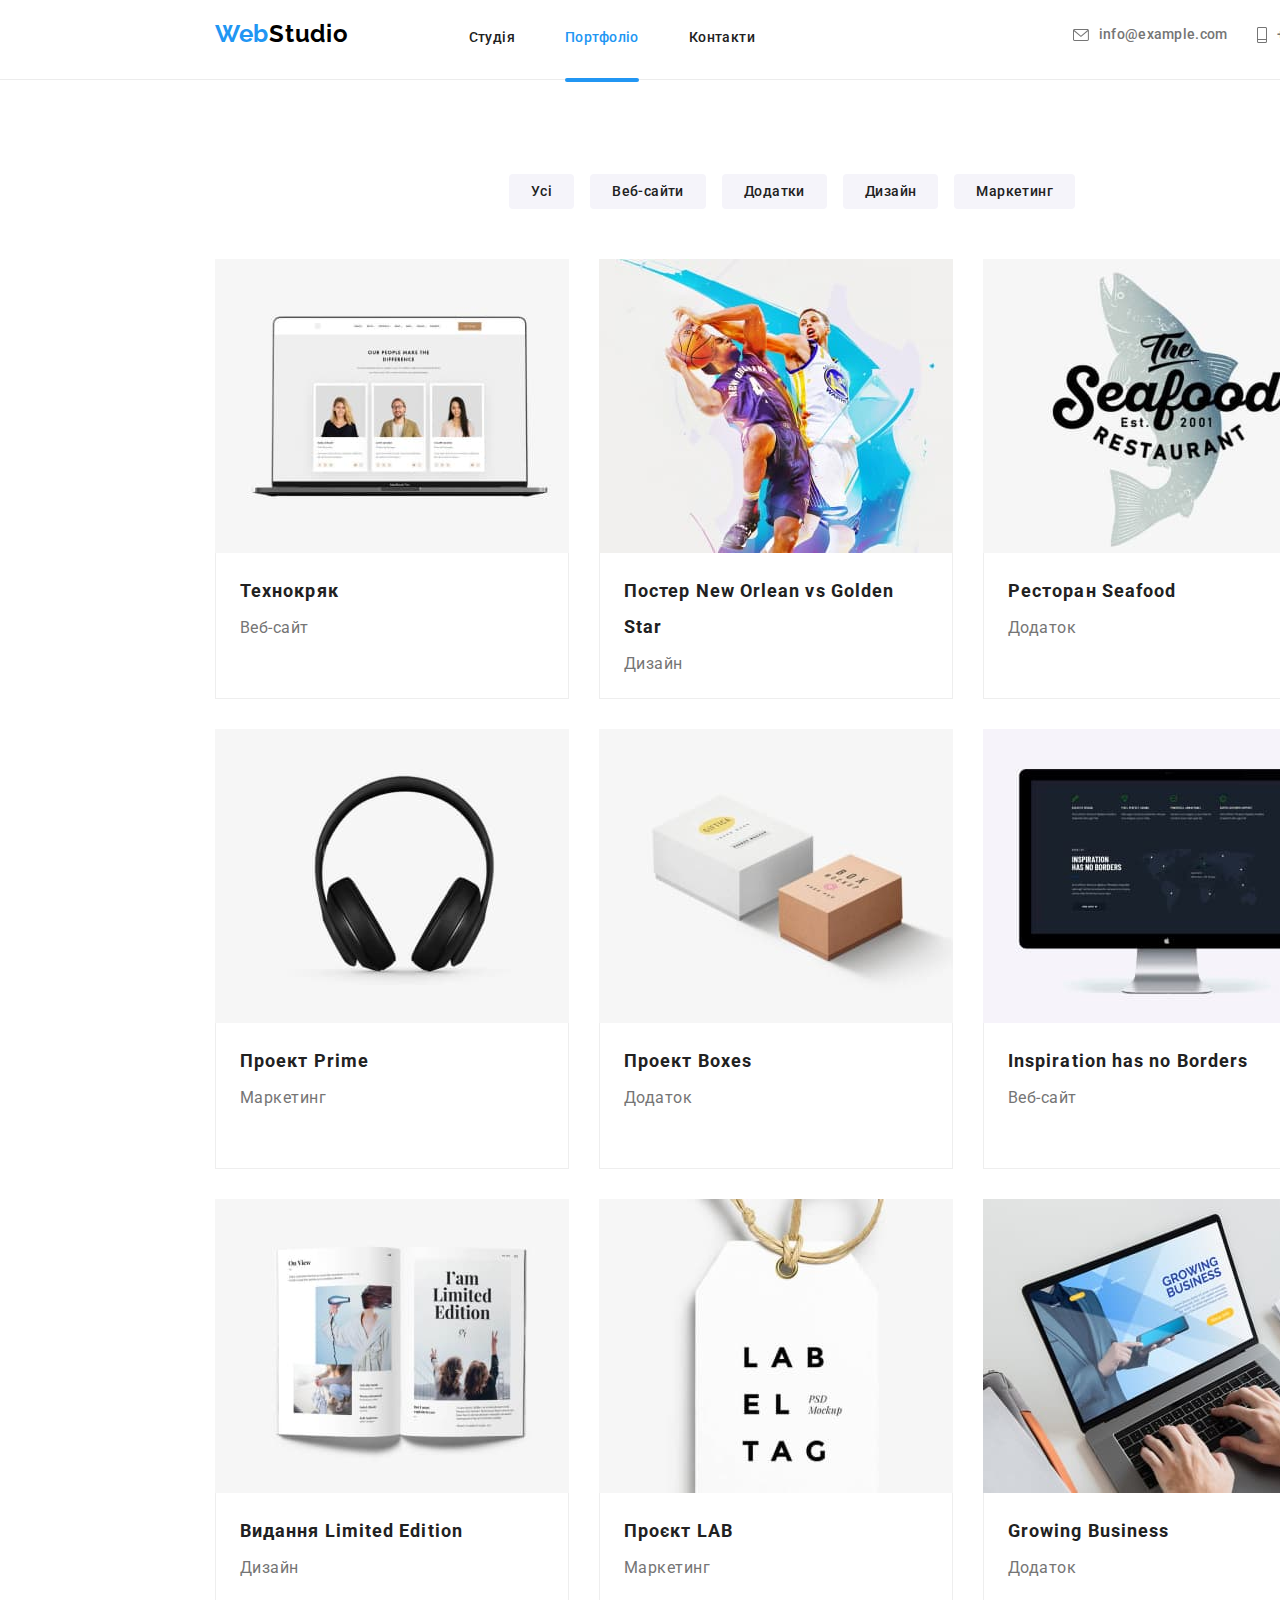
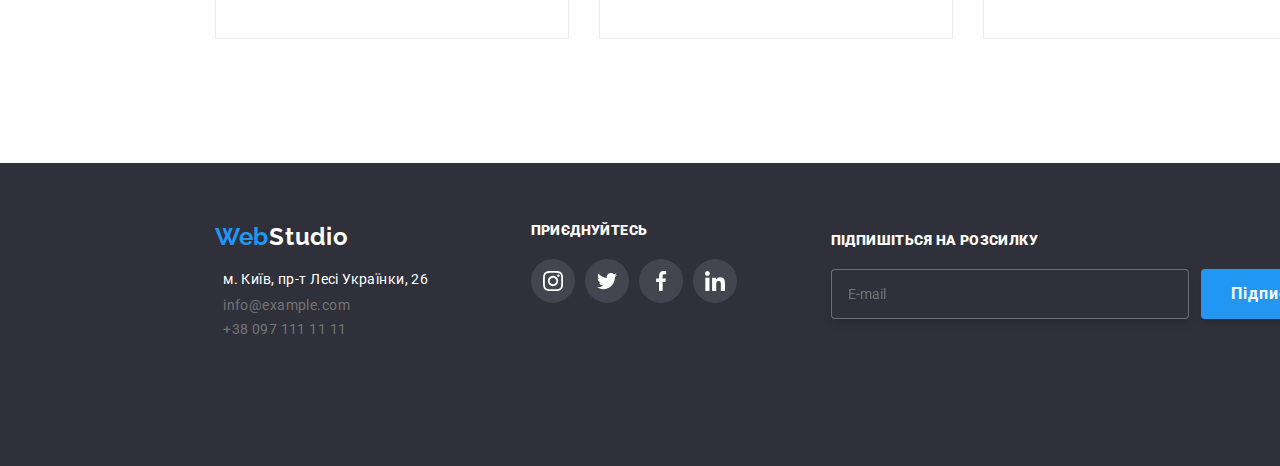
<file: portfolio.html>
<!DOCTYPE html>
<html lang="uk">

<head>
    <meta charset="UTF-8">
    <meta http-equiv="X-UA-Compatible" content="IE=edge">
    <meta name="viewport" content="width=device-width, initial-scale=1.0">
    <title>Головна</title>

    <link rel="preconnect" href="https://fonts.googleapis.com">
    <link rel="preconnect" href="https://fonts.gstatic.com" crossorigin>
    <link
        href="https://fonts.googleapis.com/css2?family=Raleway:wght@700&family=Roboto:wght@400;500;700;900&display=swap"
        rel="stylesheet">
    <link rel="stylesheet"
        href="https://cdnjs.cloudflare.com/ajax/libs/modern-normalize/1.1.0/modern-normalize.min.css">
    <link rel="stylesheet" href="./css/portfolio.min.css" >
</head>


    <!-- Оглавление -->
    <header class="header header_portfolio">
        <div class="container header_container header_container_portfolio">
        <nav class="header_navigation">
            <a href="" class="logo-webstudio"><span class="logo-web">Web</span><span class="logo-studio">Studio</span></a>
        
            <ul class="header-navigation-list">
                <li class="navigation-list-item"><a href="./index.html" class="navigation-list-item-href">Студія</a>
                </li>
                <li class="navigation-list-item"><a href="./portfolio.html" class="navigation-list-item-href current">Портфоліо</a></li>
        
                <li class="navigation-list-item"><a href="/" class="navigation-list-item-href">Контакти</a></li>
        
            </ul>
        </nav>
            
    <button type="button" class="mobile-menu-btn" data-menu-open>
        <svg class="mobile-menu-btn_icon" width="40" height="40">
            <use href="./images/sprite.svg#icon-burger-menu"></use>
        </svg>
    </button>
      
            <ul class="navigation-list-contacts">
                <li class="navigation-list-contacts-item">
            
                    <a href="mailto:info@example.com" class="navigation-contacts">
                        <svg class="envelope" width="16" height="12">
                            <use href="./images/sprite.svg#icon-envelope">
                            </use>
                        </svg>
                        info@example.com
                    </a>
                </li>
            
                <li class="navigation-list-contacts-item">
            
                    <a href="tel:0961111111" class="navigation-contacts">
                        <svg class="smartphone" width="10" height="16">
                            <use href="./images/sprite.svg#icon-smartphone">
                            </use>
                        </svg>
                        +380961111111
                    </a>
                </li>
            </ul>
        </div>

<div class="mobile-menu" data-menu>
    <div class="container mobile-menu_container">


        <button type="button" class="mobile-menu_close-btn" data-menu-close>
            <svg class="mobile-menu_close-icon" width="40" height="40">
                <use href="./images/sprite.svg#close-icon"></use>
            </svg>
        </button>
        <navigation>
            <ul class="mobile-menu_items">
                <li class="mobile-menu_navigation">
                    <a href="./index.html">Студія</a>
                </li>
                <li class="mobile-menu_navigation mm_current">
                    <a href="./portfolio.html">Портфоліо</a>
                </li>
                <li class="mobile-menu_navigation">
                    <a href="">Контакти</a>
                </li>
            </ul>
        </navigation>

        <ul>
            <li class="mobile-menu_contacts_tel">
                <a href="tel:0961111111">+380961111111</a>
            </li>
            <li class="mobile-menu_contacts_email">
                <a href="mailto:info@example.com">
                    info@example.com</a>
            </li>
        </ul>

        <ul class="mobile-menu_social-list">
            <li class="mobile-menu_social-list_item">
                <a href="instagram">Instagram</a>
            </li>

            <li class="mobile-menu_social-list_item">
                <a href="Twitter">Twitter</a>
            </li>

            <li class="mobile-menu_social-list_item">
                <a href="Facebook">Facebook</a>
            </li>

            <li class="mobile-menu_social-list_item">
                <a href="LinkedIn">LinkedIn</a>
            </li>


        </ul>
    </div>
</div>

    </header>


    <main>
        <!-- PROJECTS -->
            <!-- BUTTONS LIST -->
        <section class="section section-portfolio">
        <div class="container"> 
            <h1 hidden> Наші проекти</h1>
            <ul class="button-service-types">
                <li class="buttons"><button type="button" class="button-project-types-items">Усі</button></li>
                <li class="buttons"><button type="button" class="button-project-types-items">Веб-сайти</button></li>
                <li class="buttons"><button type="button" class="button-project-types-items">Додатки</button></li>
                <li class="buttons"><button type="button" class="button-project-types-items">Дизайн</button></li>
                <li class="buttons"><button type="button" class="button-project-types-items">Маркетинг</button></li>
            </ul>

            <!-- PROJECTS EXAMPLES-->
        <ul class="service-examples">
            <li class="service-items">
                <a class="service-items-wrapper" href="">
                    <div class="blue-icon-overlay">
                        <p class="blue-icon-text">
                    Ресурс пропонує комплексні пропозиції з різним рівнем функціоналу та сервісів. 
                    Все це дозволить відвідувачу отримати вичерпні відомості про компанію чи приватну особу.
                        </p>

                         <img class="service-items_img" src="./images/imgTechno.jpg" alt="Технокряк"/>
                    </div>
                        <div class="work-items-wrapper"> 
                    <h2 class="service-name">Технокряк</h2>
                    <p class="service-type">Веб-сайт</p>
                        </div>
              
                </a>
         
            </li>
            <li class="service-items">
                <a class="service-items-wrapper" href=""> 
                    <div class="blue-icon-overlay">
                        <p class="blue-icon-text">
                        Ресурс пропонує комплексні пропозиції з різним рівнем функціоналу та сервісів.
                        Все це дозволить відвідувачу отримати вичерпні відомості про компанію чи приватну особу.
                        </p>
 
                        <img src="./images/imgNewOrlean.jpg" alt="Постер New Orlean vs Golden Star"/>
                    </div>
                        <div class="work-items-wrapper">
                    <h2  class="service-name">Постер New Orlean vs Golden Star</h2>
                    <p class="service-type">Дизайн</p>
                        </div>

                 </a>
            </li>
            <li class="service-items">
                <a class="service-items-wrapper" href="">
                    <div class="blue-icon-overlay">
                        <p class="blue-icon-text">
                            Ресурс пропонує комплексні пропозиції з різним рівнем функціоналу та сервісів.
                            Все це дозволить відвідувачу отримати вичерпні відомості про компанію чи приватну особу.
                        </p>

                    <img src="./images/imgSeafood.jpg" alt="Ресторан Seafood"/>
                    </div>
                        <div class="work-items-wrapper"> 
                    <h2  class="service-name">Ресторан Seafood</h2>
                    <p class="service-type">Додаток</p>
                    
                        </div>

                </a>
            </li>

            <li class="service-items">
                <a class="service-items-wrapper" href="">
                    <div class="blue-icon-overlay">
                        <p class="blue-icon-text">
                            Ресурс пропонує комплексні пропозиції з різним рівнем функціоналу та сервісів.
                            Все це дозволить відвідувачу отримати вичерпні відомості про компанію чи приватну особу.
                        </p>

                    <img src="./images/imgPrime.jpg" alt="Проект Prime"/>
                    </div>

                        <div class="work-items-wrapper">
                    <h2 class="service-name">Проект Prime</h2>
                    <p class="service-type">Маркетинг</p>  
                    
                         </div>
                    
                </a>
            </li>

            <li class="service-items">
                <a class="service-items-wrapper" href="">
                    <div class="blue-icon-overlay">
                        <p class="blue-icon-text">
                            Ресурс пропонує комплексні пропозиції з різним рівнем функціоналу та сервісів.
                            Все це дозволить відвідувачу отримати вичерпні відомості про компанію чи приватну особу.
                        </p>

                    <img src="./images/imgBoxes.jpg" alt="Проект Boxes"/>
                    </div>
                        <div class="work-items-wrapper">
                    <h2  class="service-name">Проект Boxes</h2>
                    <p class="service-type">Додаток</p>
                        </div>
                   
                </a>
            </li>

            <li class="service-items">
                <a class="service-items-wrapper" href="">
                    <div class="blue-icon-overlay">
                        <p class="blue-icon-text">
                            Ресурс пропонує комплексні пропозиції з різним рівнем функціоналу та сервісів.
                            Все це дозволить відвідувачу отримати вичерпні відомості про компанію чи приватну особу.
                        </p>

                    <img src="./images/imgInspiration.jpg" alt="Inspiration has no Borders"/>
                    </div>
                        <div class="work-items-wrapper">
                    <h2  class="service-name">Inspiration has no Borders</h2>
                    <p class="service-type">Веб-сайт</p>
                        </div>
                    
                 </a>
            </li>
            <li class="service-items">
                <a class="service-items-wrapper" href="">
                    <div class="blue-icon-overlay">
                        <p class="blue-icon-text">
                            Ресурс пропонує комплексні пропозиції з різним рівнем функціоналу та сервісів.
                            Все це дозволить відвідувачу отримати вичерпні відомості про компанію чи приватну особу.
                        </p>

                    <img src="./images/imgLimitedEdition.jpg" alt="Издание Limited Edition"/>
                    </div>
                        <div class="work-items-wrapper">
                    
                    <h2  class="service-name">Видання Limited Edition</h2>
                    <p class="service-type">Дизайн</p>
                        </div>
                   
                </a>
            </li>
            <li class="service-items">
                <a class="service-items-wrapper" href="">
                    <div class="blue-icon-overlay">
                        <p class="blue-icon-text">
                            Ресурс пропонує комплексні пропозиції з різним рівнем функціоналу та сервісів.
                            Все це дозволить відвідувачу отримати вичерпні відомості про компанію чи приватну особу.
                        </p>
                     
                    <img src="./images/imgLab.jpg" alt="Проект LAB"/>
                    </div>
                            <div class="work-items-wrapper">
                    <h2  class="service-name">Проєкт LAB</h2>
                    <p class="service-type">Маркетинг</p>
                            </div>
                </a>
            </li>

            <li class="service-items">
                <a class="service-items-wrapper" href="">
                    <div class="blue-icon-overlay">
                        <p class="blue-icon-text">
                            Ресурс пропонує комплексні пропозиції з різним рівнем функціоналу та сервісів.
                            Все це дозволить відвідувачу отримати вичерпні відомості про компанію чи приватну особу.
                        </p>

                    <img src="./images/imgGrowBusiness.jpg" alt="Growing Business"/>
                    </div>
                        <div class="work-items-wrapper">
                <h2  class="service-name">Growing Business</h2>
                <p class="service-type">Додаток</p>
                         </div>
               
            </a>
            </li>
        </ul>

        </div>
        </section> 


    </main>
    
    <!-- FOOTER -->
    
    <!-- LOGO AND CONTACTS -->
    
        <footer class="footer container">
        
            <div class="footer-container container">
                <div class="footer-contacts-wrapper">
                    <div class="footer-logo-adress">
                        <a href="" class="logo-webstudio footer-webstudio"><span class="logo-web">Web</span><span
                                class="logo-studio logo-studiofooter">Studio</span></a>
        
                        <address class="footer-adress">
                            <ul class="footer-contacts-navigation">
                                <li class="footer-contacts-address">м. Київ, пр-т Лесі Українки, 26</li>
                                <li class="footer-contacts-other"><a href="mailto:info@example.com">info@example.com</a></li>
                                <li class="footer-contacts-other"><a href="tel:+380961111111">+38 097 111 11 11</a></li>
                            </ul>
                        </address>
        
                    </div>
        
                    <!-- SECTION JOIN  -->
        
                    <div class="footer-section-join">
        
                        <div class="footer-section-join-wrapper">
        
                            <p class="footer-section-header"><strong>Приєднуйтесь</strong></p>
                            <ul class="social-list_footer list">
                                <li class="social-list-items">
                                    <a class="social-list-link" href="">
                                        <svg class="social-list-icon" width="20" height="20">
                                            <use href="./images/sprite.svg#icon-insta"></use>
                                        </svg>
                                    </a>
                                </li>
                                <li class="social-list-items">
                                    <a class="social-list-link" href="">
                                        <svg class="social-list-icon" width="20" height="20">
                                            <use href="./images/sprite.svg#icon-twitter"></use>
                                        </svg>
                                    </a>
                                </li>
                                <li class="social-list-items">
                                    <a class="social-list-link" href="">
                                        <svg class="social-list-icon" width="20" height="20">
                                            <use href="./images/sprite.svg#icon-fb"></use>
                                        </svg>
                                    </a>
                                </li>
                                <li class="social-list-items">
                                    <a class="social-list-link" href="">
                                        <svg class="social-list-icon" width="20" height="20">
                                            <use href="./images/sprite.svg#icon-ldn"></use>
                                        </svg>
                                    </a>
                                </li>
                            </ul>
                        </div>
        
                    </div>
                </div>
        
                <!-- FEEDBACK FORM -->
        
                <div class="footer-section-subscription">
                    <p class="footer-section-header">
                        <strong>Підпишіться на розсилку</strong>
                    </p>
                    <div class="subscription-form-wrapper">
                        <form class="subscription-form" action="javascript:void(0)">
                            <label>
                                <input name="user-e-mail" class="subscription-form-input" type="email" placeholder="E-mail"
                                    required />
        
                            </label>
        
                            <button class="button-subscribe">
        
                                <span class="button-subscribe-text">Підписатися</span>
                                <svg class="icon-sent" width="24" height="24">
                                    <use href="./images/sprite.svg#icon-sent">
                                    </use>
                                </svg>
        
                            </button>
        
                        </form>
        
                    </div>
        
                </div>
            </div>
        </footer>
        
    <script src="./js/modal.js"></script>
        
    <script src="./js/menu.js"></script>

</body>
</html>
</file>
<file: css/portfolio.min.css>
:root{--weblogo-color: #2196F3;--text-color: #000000;--background: #FFFFFF;--portcontacts-color: #212121;--tel-color: #757575;--sectionbackgroung: #F5F4FA;--solutionbackground-color: #2F303A;--iconbackground: F5F4FA;--iconcolor: #AFB1B8;--border-color: #ECECEC}body{font-family:Roboto,sans-serif;font-size:14px;letter-spacing:.03em;color:var(--text-color);background:var(--background)}:root{--weblogo-color: #2196F3;--text-color: #000000;--background: #FFFFFF;--portcontacts-color: #212121;--tel-color: #757575;--sectionbackgroung: #F5F4FA;--solutionbackground-color: #2F303A;--iconbackground: F5F4FA;--iconcolor: #AFB1B8;--border-color: #ECECEC}body{font-family:Roboto,sans-serif;font-size:14px;letter-spacing:.03em;color:var(--text-color);background:var(--background)}.visually-hidden{position:absolute;width:1px;height:1px;margin:-1px;border:0;padding:0;white-space:nowrap;-webkit-clip-path:inset(100%);clip-path:inset(100%);clip:rect(0 0 0 0);overflow:hidden}a{text-decoration:none;color:inherit}ul{list-style:none}li{list-style:none}body{font-family:Roboto,sans-serif;font-size:14px;letter-spacing:.03em;color:var(--text-color);background:var(--background)}h1,h2,h3,p{margin-top:0;margin-bottom:0}ul{margin-top:0;margin-bottom:0;padding-left:0}img{display:block}.link{text-decoration:none}.section{padding-top:94px;padding-bottom:94px}button{cursor:pointer}address{font-style:normal}.container{width:480px;padding-left:15px;padding-right:15px;margin-left:auto;margin-right:auto}@media screen and (min-width: 786px){.container{width:768px;padding-left:15px;padding-right:15px}}@media screen and (min-width: 1200px){.container{width:1600px;padding-left:0;padding-right:0}}.section{padding-top:60px;padding-bottom:60px}@media screen and (min-width: 1200px){.section{padding-bottom:94px}}.logo-webstudio{font-family:Raleway;font-weight:700;font-size:26px;line-height:1.19;letter-spacing:.03em}.logo-web{color:var(--weblogo-color)}.logo-studio{color:var(--text-color)}.logo-studiofooter{color:var(--background)}@media screen and (min-width: 1200px){.logo-webstudio{margin-right:93px}}.modal{position:absolute;width:450px;height:609px;left:15px;top:93px;-webkit-transform:translate(-50%, -50%);transform:translate(-50%, -50%);width:528px;background-color:#fff;padding:40px;-webkit-box-shadow:0px 1px 3px rgba(0,0,0,.12),0px 1px 1px rgba(0,0,0,.14),0px 2px 1px rgba(0,0,0,.2);box-shadow:0px 1px 3px rgba(0,0,0,.12),0px 1px 1px rgba(0,0,0,.14),0px 2px 1px rgba(0,0,0,.2);border-radius:4px}.modal-close-btn{position:absolute;display:-webkit-box;display:-ms-flexbox;display:flex;-webkit-box-pack:center;-ms-flex-pack:center;justify-content:center;-webkit-box-align:center;-ms-flex-align:center;align-items:center;top:8px;right:8px;width:30px;height:30px;border-radius:50%;background:#fff;border:1px solid rgba(0,0,0,.1);background-color:rgba(0,0,0,0);padding:0;cursor:pointer}.modal-close-btn:hover{fill:var(--weblogo-color);-webkit-transition:fill 250ms linear;transition:fill 250ms linear}@media screen and (min-width: 768px){.modal{left:159px;top:208px;width:450px;height:609px}}@media screen and (min-width: 1200px){.modal{top:93px;left:15px;width:450px;height:609px}}.social-list{display:-webkit-box;display:-ms-flexbox;display:flex;width:206px;margin:auto;-webkit-box-pack:justify;-ms-flex-pack:justify;justify-content:space-between}.social-list_footer{display:-webkit-box;display:-ms-flexbox;display:flex;width:206px;margin:auto;-webkit-box-pack:justify;-ms-flex-pack:justify;justify-content:space-between}.social-list-link{display:-webkit-box;display:-ms-flexbox;display:flex;-webkit-box-align:center;-ms-flex-align:center;align-items:center;-webkit-box-pack:center;-ms-flex-pack:center;justify-content:center;width:44px;height:44px;border-radius:50%;background-color:rgba(255,255,255,.1);fill:var(--iconcolor);-webkit-transition:background-color 250ms cubic-bezier(0.4, 0, 0.2, 1);transition:background-color 250ms cubic-bezier(0.4, 0, 0.2, 1)}.social-list-link:not(:last-child){margin-right:10px}.social-list-link:hover{background-color:var(--weblogo-color)}.social-list-link:hover .social-list-icon{fill:var(--background);-webkit-transition:fill 250ms cubic-bezier(0.4, 0, 0.2, 1);transition:fill 250ms cubic-bezier(0.4, 0, 0.2, 1)}.social-list-link:focus{background-color:var(--weblogo-color)}.social-list-link:focus .social-list-icon{fill:var(--background);-webkit-transition:fill 250ms cubic-bezier(0.4, 0, 0.2, 1);transition:fill 250ms cubic-bezier(0.4, 0, 0.2, 1)}@media screen and (min-width: 1200px){.social-list{display:-webkit-box;display:-ms-flexbox;display:flex;width:206px;margin:auto;-webkit-box-pack:justify;-ms-flex-pack:justify;justify-content:space-between}.social-list-link{display:-webkit-box;display:-ms-flexbox;display:flex;-webkit-box-align:center;-ms-flex-align:center;align-items:center;-webkit-box-pack:center;-ms-flex-pack:center;justify-content:center;width:44px;height:44px;border-radius:50%;background-color:rgba(255,255,255,.1);fill:var(--iconcolor);-webkit-transition:background-color 250ms cubic-bezier(0.4, 0, 0.2, 1);transition:background-color 250ms cubic-bezier(0.4, 0, 0.2, 1)}.social-list-link:not(:last-child){margin-right:10px}.social-list-link:hover{background-color:var(--weblogo-color)}.social-list-link:hover .social-list-icon{fill:var(--background);-webkit-transition:fill 250ms cubic-bezier(0.4, 0, 0.2, 1);transition:fill 250ms cubic-bezier(0.4, 0, 0.2, 1)}.social-list-link:focus{background-color:var(--weblogo-color)}.social-list-link:focus .social-list-icon{fill:var(--background);-webkit-transition:fill 250ms cubic-bezier(0.4, 0, 0.2, 1);transition:fill 250ms cubic-bezier(0.4, 0, 0.2, 1)}}.backdrop{display:contents;position:fixed;top:0;left:0;width:100vw;height:100vh;background-color:rgba(0,0,0,.2);-webkit-transition:opacity 250ms linear,visibility 250ms linear;transition:opacity 250ms linear,visibility 250ms linear}.backdrop.is-hidden{opacity:0;visibility:hidden;pointer-events:none}.contact-form-title{font-weight:700;height:23px;font-size:20px;line-height:23px;text-align:center;letter-spacing:.03em;color:#212121;margin-bottom:12px}.contact-form-input{height:40px;width:100%;border:1px solid rgba(33,33,33,.2);border-radius:4px;padding-left:42px}.contact-form-input:hover,.contact-form-input:focus{fill:var(--weblogo-color);outline:none;border-color:var(--weblogo-color);-webkit-transition:fill 250ms linear;transition:fill 250ms linear}.contact-form-input:hover+.contact-input-form-icon,.contact-form-input:focus+.contact-input-form-icon{fill:var(--weblogo-color);-webkit-transition:fill 250ms linear;transition:fill 250ms linear}.contact-input-form-icon{position:absolute;top:50%;left:12px;-webkit-transform:translateY(-50%);transform:translateY(-50%);right:15px;-webkit-transition:fill 250ms linear;transition:fill 250ms linear}.contact-form-message{height:120px;width:100%;padding:12px 16px;border:1px solid rgba(33,33,33,.2);border-radius:4px;resize:none;color:#000}.contact-form-message::-webkit-input-placeholder{color:rgba(33,33,33,.2)}.contact-form-message::-moz-placeholder{color:rgba(33,33,33,.2)}.contact-form-message:-ms-input-placeholder{color:rgba(33,33,33,.2)}.contact-form-message::-ms-input-placeholder{color:rgba(33,33,33,.2)}.contact-form-message::placeholder{color:rgba(33,33,33,.2)}.contact-form-message:hover{fill:var(--weblogo-color);outline:none;border-color:var(--weblogo-color);-webkit-transition:fill 250ms linear;transition:fill 250ms linear}.contact-form-message:focus{fill:var(--weblogo-color);outline:none;border-color:var(--weblogo-color);-webkit-transition:border-color 250ms linear;transition:border-color 250ms linear}.contact-form-field-namestyle{font-weight:400;font-size:12px;line-height:1.17;letter-spacing:.01em;color:#757575}.contact-input-form-wrapper{position:relative;display:block;margin-top:4px;margin-bottom:10px}.contact-form-submit-btn{display:-webkit-box;display:-ms-flexbox;display:flex;-webkit-box-align:center;-ms-flex-align:center;align-items:center;text-align:center;background:#2196f3;border:none;-webkit-box-shadow:0px 4px 4px rgba(0,0,0,.15);box-shadow:0px 4px 4px rgba(0,0,0,.15);border-radius:4px;margin-top:30px;margin-left:124px}.contact-form-submit-btn-text{font-weight:700;font-size:16px;line-height:1.88;letter-spacing:.06em;color:#fff;padding:10px 52px}.contact-form-checkbox-wrapper{margin-top:20px;font-weight:400;font-size:14px;line-height:1.71;letter-spacing:.03em;color:#757575}.contact-form-checkbox{width:16px;height:15px;border-radius:4px}.contact-form-checkbox-label{display:-webkit-box;display:-ms-flexbox;display:flex;-webkit-box-align:center;-ms-flex-align:center;align-items:center}.contact-form-checkbox-label::before{display:inline-block;content:"";width:16px;height:15px;outline:1px solid #212121;border-radius:2px;cursor:pointer;margin-left:15px;margin-right:7px}.contact-form-checkbox:checked+.contact-form-checkbox-label::before{background-image:url(../images/icon_tik.svg);background-color:#2196f3;outline:none;background-repeat:no-repeat;background-size:11px 8px;background-position:3px 4px}.contact-form-checkbox:focus+.contact-form-checkbox-label::before{background-color:#2196f3;outline:none}.agreement-condition{text-decoration:underline;color:#2196f3}@media screen and (min-width: 1200px){.backdrop{top:93px;left:15px;width:450px;height:609px}}.blue-icon-overlay{position:relative;overflow:hidden}.blue-icon-text{position:absolute;display:-webkit-box;display:-ms-flexbox;display:flex;-webkit-box-pack:center;-ms-flex-pack:center;justify-content:center;-webkit-box-align:center;-ms-flex-align:center;align-items:center;width:100%;height:100%;padding-right:24px;padding-left:24px;-webkit-transform:translateY(100%);transform:translateY(100%);font-weight:400;font-size:18px;line-height:1.56;background-color:rgba(33,150,243,.9);color:var(--background)}.footer{padding-top:60px;padding-bottom:60px;padding-left:0;padding-right:0;background:var(--solutionbackground-color)}.footer-container{width:480px}.footer-webstudio{margin-left:0;display:-webkit-box;display:-ms-flexbox;display:flex;-webkit-box-pack:center;-ms-flex-pack:center;justify-content:center;-webkit-box-align:center;-ms-flex-align:center;align-items:center}.footer-adress{display:-webkit-box;display:-ms-flexbox;display:flex;-webkit-box-orient:vertical;-webkit-box-direction:normal;-ms-flex-direction:column;flex-direction:column;-webkit-box-pack:center;-ms-flex-pack:center;justify-content:center;-webkit-box-align:center;-ms-flex-align:center;align-items:center}.footer-contacts-navigation{margin-top:20px;display:-webkit-box;display:-ms-flexbox;display:flex;-webkit-box-orient:vertical;-webkit-box-direction:normal;-ms-flex-direction:column;flex-direction:column;-webkit-box-pack:center;-ms-flex-pack:center;justify-content:center;-webkit-box-align:center;-ms-flex-align:center;align-items:center}.footer-contacts-address{color:#fff;font-weight:400;font-size:14px;line-height:1.17;letter-spacing:.03em;margin-bottom:8px}.footer-contacts-other{-webkit-box-pack:center;-ms-flex-pack:center;justify-content:center;font-weight:400;font-size:14px;line-height:1.17;letter-spacing:.03em;color:var(--tel-color)}.footer-contacts-other:hover{color:var(--weblogo-color);-webkit-transition:color 250ms cubic-bezier(0.4, 0, 0.2, 1);transition:color 250ms cubic-bezier(0.4, 0, 0.2, 1)}.footer-contacts-other:not(:last-child){margin-bottom:8px}.footer-section-join{display:-webkit-box;display:-ms-flexbox;display:flex;-ms-flex-preferred-size:auto;flex-basis:auto;-webkit-box-orient:vertical;-webkit-box-direction:normal;-ms-flex-direction:column;flex-direction:column;-webkit-box-pack:center;-ms-flex-pack:center;justify-content:center;-webkit-box-align:center;-ms-flex-align:center;align-items:center;margin-top:60px;margin-bottom:60px}.footer-section-join .social-list-link{fill:var(--background);-webkit-transition:fill 250ms cubic-bezier(0.4, 0, 0.2, 1);transition:fill 250ms cubic-bezier(0.4, 0, 0.2, 1)}.footer-section-header{-webkit-box-pack:center;-ms-flex-pack:center;justify-content:center;-webkit-box-align:center;-ms-flex-align:center;align-items:center;font-weight:700;font-size:14px;line-height:1.17;letter-spacing:.03em;text-transform:uppercase;color:var(--background);margin-bottom:20px}.footer-section-join-wrapper{display:-webkit-box;display:-ms-flexbox;display:flex;-webkit-box-orient:vertical;-webkit-box-direction:normal;-ms-flex-direction:column;flex-direction:column;-webkit-box-pack:center;-ms-flex-pack:center;justify-content:center;-webkit-box-align:center;-ms-flex-align:center;align-items:center}.footer-section-subscription{display:-webkit-box;display:-ms-flexbox;display:flex;-webkit-box-orient:vertical;-webkit-box-direction:normal;-ms-flex-direction:column;flex-direction:column;-webkit-box-pack:center;-ms-flex-pack:center;justify-content:center;-webkit-box-align:center;-ms-flex-align:center;align-items:center}.subscription-form-wrapper{display:-webkit-box;display:-ms-flexbox;display:flex;-webkit-box-pack:center;-ms-flex-pack:center;justify-content:center;-webkit-box-align:center;-ms-flex-align:center;align-items:center}.subscription-form{display:-webkit-box;display:-ms-flexbox;display:flex;-webkit-box-align:center;-ms-flex-align:center;align-items:center;-webkit-box-orient:vertical;-webkit-box-direction:normal;-ms-flex-direction:column;flex-direction:column;-webkit-box-pack:center;-ms-flex-pack:center;justify-content:center}.subscription-form-input{background-color:#2f303a;border:1px solid rgba(255,255,255,.3);-webkit-filter:drop-shadow(0px 4px 4px rgba(0, 0, 0, 0.15));filter:drop-shadow(0px 4px 4px rgba(0, 0, 0, 0.15));border-radius:4px;width:450px;height:50px;border-color:rgba(255,255,255,.3);color:#fff;padding-left:16px;padding-top:15px;padding-bottom:15px;margin-bottom:20px;font-weight:400;font-size:14px;line-height:1.25}.button-subscribe{display:-webkit-box;display:-ms-flexbox;display:flex;-webkit-box-align:center;-ms-flex-align:center;align-items:center;-webkit-box-pack:center;-ms-flex-pack:center;justify-content:center;width:200px;height:50px;background:#2196f3;-webkit-box-shadow:0px 4px 4px rgba(0,0,0,.15);box-shadow:0px 4px 4px rgba(0,0,0,.15);border-radius:4px;border:none}.button-subscribe-text{margin-right:10px;font-weight:700;font-size:16px;line-height:1.875;-webkit-box-align:center;-ms-flex-align:center;align-items:center;text-align:center;letter-spacing:.06em;color:#fff}@media screen and (min-width: 768px){.footer-container{width:768px}.logo-webstudio{margin-right:0}.footer-contacts-wrapper{display:-webkit-box;display:-ms-flexbox;display:flex;-webkit-box-align:start;-ms-flex-align:start;align-items:flex-start;-ms-flex-pack:distribute;justify-content:space-around;margin-bottom:60px}.footer-section-join{margin-top:0}.footer-logo-adress{display:-webkit-box;display:-ms-flexbox;display:flex;-webkit-box-orient:vertical;-webkit-box-direction:normal;-ms-flex-direction:column;flex-direction:column;-webkit-box-align:center;-ms-flex-align:center;align-items:center;-webkit-box-pack:center;-ms-flex-pack:center;justify-content:center}}@media screen and (min-width: 1200px){.footer{padding-top:60px;padding-bottom:60px;line-height:1.71;background:var(--solutionbackground-color)}.footer-container{width:auto;display:-webkit-box;display:-ms-flexbox;display:flex;margin-right:215px;margin-left:215px;-webkit-box-align:baseline;-ms-flex-align:baseline;align-items:baseline;-webkit-box-pack:justify;-ms-flex-pack:justify;justify-content:space-between}.footer-adress{-webkit-box-align:start;-ms-flex-align:start;align-items:flex-start}.footer-contacts-navigation{margin-top:20px;-webkit-box-pack:start;-ms-flex-pack:start;justify-content:flex-start;-webkit-box-align:start;-ms-flex-align:start;align-items:flex-start}.footer-contacts-address{color:#fff;font-weight:400;font-size:14px;line-height:1.17;letter-spacing:.03em;margin-bottom:9px}.footer-contacts-other{-webkit-box-align:start;-ms-flex-align:start;align-items:flex-start;font-weight:400;font-size:14px;line-height:1.17;letter-spacing:.03em;color:var(--tel-color);margin-bottom:9px}.footer-contacts-other:hover{color:var(--weblogo-color);-webkit-transition:color 250ms cubic-bezier(0.4, 0, 0.2, 1);transition:color 250ms cubic-bezier(0.4, 0, 0.2, 1)}.subscription-form-wrapper{-webkit-box-orient:horizontal;-webkit-box-direction:normal;-ms-flex-direction:row;flex-direction:row;-webkit-box-align:start;-ms-flex-align:start;align-items:flex-start}.footer-section-join{display:-webkit-box;display:-ms-flexbox;display:flex;-webkit-box-align:start;-ms-flex-align:start;align-items:flex-start;-webkit-box-pack:start;-ms-flex-pack:start;justify-content:flex-start;margin-left:94px;margin-right:94px;margin-top:0;margin-bottom:0}.footer-section-join .social-list-link{fill:var(--background);-webkit-transition:fill 250ms cubic-bezier(0.4, 0, 0.2, 1);transition:fill 250ms cubic-bezier(0.4, 0, 0.2, 1)}.footer-section-header{-webkit-box-pack:start;-ms-flex-pack:start;justify-content:flex-start;font-style:normal;font-weight:700;font-size:14px;line-height:1.14;letter-spacing:.03em;text-transform:uppercase;color:var(--background);margin-bottom:20px}.footer-section-join-wrapper{display:block}.footer-section-subscription{margin-left:auto;-webkit-box-align:start;-ms-flex-align:start;align-items:flex-start}.subscription-form{display:-webkit-box;display:-ms-flexbox;display:flex;-webkit-box-orient:horizontal;-webkit-box-direction:normal;-ms-flex-direction:row;flex-direction:row;-webkit-box-align:start;-ms-flex-align:start;align-items:flex-start;-webkit-box-pack:center;-ms-flex-pack:center;justify-content:center}.subscription-form-input{background-color:#2f303a;border:1px solid rgba(255,255,255,.3);-webkit-filter:drop-shadow(0px 4px 4px rgba(0, 0, 0, 0.15));filter:drop-shadow(0px 4px 4px rgba(0, 0, 0, 0.15));border-radius:4px;width:358px;height:50px;border-color:rgba(255,255,255,.3);color:#fff;padding-left:16px;padding-top:15px;padding-bottom:15px;font-weight:400;font-size:14px;line-height:1.25;margin-right:12px}.button-subscribe{display:-webkit-box;display:-ms-flexbox;display:flex;-webkit-box-align:center;-ms-flex-align:center;align-items:center;-webkit-box-pack:center;-ms-flex-pack:center;justify-content:center;width:200px;height:50px;background:#2196f3;-webkit-box-shadow:0px 4px 4px rgba(0,0,0,.15);box-shadow:0px 4px 4px rgba(0,0,0,.15);border-radius:4px;border:none}.button-subscribe-text{margin-right:10px;font-weight:700;font-size:16px;line-height:1.875;-webkit-box-align:center;-ms-flex-align:center;align-items:center;text-align:center;letter-spacing:.06em;color:#fff}}.header_container_portfolio{border-bottom:1px solid #ececec;width:480px;height:60px;padding-bottom:16px}.header-portfolio{margin-bottom:94px}@media screen and (min-width: 768px){.header_container_portfolio{width:768px;padding-bottom:0}}@media screen and (min-width: 1200px){.header_container_portfolio{width:1600px;height:80px;padding-bottom:32px;padding-top:32px}}.header{padding-top:16px;padding-bottom:16px;position:relative}.header_container{display:-webkit-box;display:-ms-flexbox;display:flex;padding-left:15px;padding-right:22px;-webkit-box-align:center;-ms-flex-align:center;align-items:center;-webkit-box-pack:justify;-ms-flex-pack:justify;justify-content:space-between}.header-navigation-list{display:none}.navigation-list-contacts{display:none}.mobile-menu{letter-spacing:.02em;position:absolute;top:0;left:0;width:100%;height:100vh;overflow:auto;background-color:bisque;opacity:0;visibility:hidden;pointer-events:none;-webkit-transition:opacity 250ms linear,visibility 250ms linear;transition:opacity 250ms linear,visibility 250ms linear;background:#fff;-webkit-box-shadow:0px 4px 8px rgba(0,0,0,.04),0px 2px 4px rgba(0,0,0,.08),0px 1px 3px rgba(0,0,0,.16);box-shadow:0px 4px 8px rgba(0,0,0,.04),0px 2px 4px rgba(0,0,0,.08),0px 1px 3px rgba(0,0,0,.16)}.mobile-menu_navigation{font-weight:500;font-size:40px;line-height:1.18;color:#212121;letter-spacing:.02em;margin-bottom:32px}.mobile-menu_navigation:last-child{margin-bottom:306px}.mm_current{color:var(--weblogo-color)}.mobile-menu_contacts_tel{font-weight:500;font-size:34px;line-height:1.17;letter-spacing:.02em;color:var(--weblogo-color);margin-bottom:32px}.mobile-menu_contacts_email{font-size:24px;line-height:28px;letter-spacing:.02em;color:var(--tel-color);margin-bottom:64px}.mobile-menu_social-list{display:-webkit-box;display:-ms-flexbox;display:flex;-webkit-box-pack:start;-ms-flex-pack:start;justify-content:flex-start}.mobile-menu_social-list_item{font-weight:500;font-size:18px;line-height:22px;color:var(--weblogo-color)}.mobile-menu_social-list_item:not(:last-child){margin-right:20px}.mobile-menu_social-list_item:not(:last-child):after{height:0;width:22px;content:"";margin-left:10px;border:1px solid rgba(33,33,33,.2);-webkit-transform:rotate(90deg);transform:rotate(90deg)}.mobile-menu.is-open{opacity:1;visibility:visible;pointer-events:auto}.mobile-menu_container{position:relative;padding-top:48px;padding-bottom:48px;padding-left:40px}.mobile-menu-btn{background-color:rgba(0,0,0,0);border:none;padding:0;line-height:0}.mobile-menu-btn_icon{fill:#212121}.mobile-menu_close-btn{position:absolute;top:10px;right:15px;background-color:rgba(0,0,0,0);border:none;padding:0;line-height:0;padding-right:21px;cursor:pointer}.mobile-menu_close-icon:hover{color:var(--tel-color);cursor:pointer}@media screen and (min-width: 768px){.mobile-menu,.mobile-menu-container,.mobile-menu_close-btn,.mobile-menu-btn,.mobile-menu_items,.mobile-menu-btn,.data-menu-open,.data-menu-open,.mobile-menu_items{display:none}.header{padding-bottom:0}.header_container{padding-right:0}.logo-webstudio{font-size:24px;margin-right:88px}.header_navigation{display:-webkit-box;display:-ms-flexbox;display:flex;-webkit-box-align:baseline;-ms-flex-align:baseline;align-items:baseline;-webkit-box-pack:justify;-ms-flex-pack:justify;justify-content:space-between}.current{color:var(--weblogo-color)}.current::after{display:block;height:4px;background-color:#2196f3;content:"";border-radius:2px;margin-top:32px}.header-navigation-list{display:-webkit-box;display:-ms-flexbox;display:flex;font-size:14px;font-weight:500;padding:0 32px;gap:50px}.navigation-list-contacts{display:-webkit-box;display:-ms-flexbox;display:flex;-webkit-box-orient:vertical;-webkit-box-direction:normal;-ms-flex-direction:column;flex-direction:column;color:#757575;fill:#757575}.navigation-list-contacts-item:not(:last-child){margin-bottom:10px}}@media screen and (min-width: 1200px){.header{font-weight:500;font-size:14px;padding-top:0;padding-bottom:0}.header_container{padding-left:215px;padding-right:215px}.section-header{margin-bottom:50px;font-size:36px;font-weight:500;line-height:1.16;text-align:center;color:var(--portcontacts-color)}.header-container{display:-webkit-box;display:-ms-flexbox;display:flex;-webkit-box-align:center;-ms-flex-align:center;align-items:center;-webkit-box-pack:justify;-ms-flex-pack:justify;justify-content:space-between;font-weight:500;letter-spacing:.02em;line-height:1.14}.header-navigation{display:-webkit-box;display:-ms-flexbox;display:flex;-webkit-box-align:center;-ms-flex-align:center;align-items:center;-webkit-box-pack:justify;-ms-flex-pack:justify;justify-content:space-between}.header-navigation-list{padding-top:32px;display:-webkit-box;display:-ms-flexbox;display:flex;gap:50px}.navigation-list-contacts{display:-webkit-box;display:-ms-flexbox;display:flex;-webkit-box-orient:horizontal;-webkit-box-direction:normal;-ms-flex-direction:row;flex-direction:row;-webkit-box-align:base-line;-ms-flex-align:base-line;align-items:base-line;-webkit-box-pack:end;-ms-flex-pack:end;justify-content:flex-end;gap:30px}.navigation-list-contacts-item{margin-left:auto}.navigation-contacts{display:-webkit-box;display:-ms-flexbox;display:flex;-webkit-box-align:center;-ms-flex-align:center;align-items:center;font-weight:500;color:var(--tel-color);letter-spacing:.02em;line-height:1.14}.navigation-contacts:focus,.navigation-contacts:hover{color:var(--weblogo-color);-webkit-transition:fill 250ms cubic-bezier(0.4, 0, 0.2, 1);transition:fill 250ms cubic-bezier(0.4, 0, 0.2, 1)}.navigation-contacts:hover .envelope,.navigation-contacts:hover .smartphone{fill:var(--weblogo-color);-webkit-transition:fill 250ms cubic-bezier(0.4, 0, 0.2, 1);transition:fill 250ms cubic-bezier(0.4, 0, 0.2, 1)}.navigation-contacts:focus .envelope,.navigation-contacts:focus .smartphone{fill:var(--weblogo-color);-webkit-transition:fill 250ms cubic-bezier(0.4, 0, 0.2, 1);transition:fill 250ms cubic-bezier(0.4, 0, 0.2, 1)}.navigation-list-item-href{color:var(--portcontacts-color)}.navigation-list-item-href:focus,.navigation-list-item-href:hover{color:var(--weblogo-color);-webkit-transition:fill 250ms cubic-bezier(0.4, 0, 0.2, 1);transition:fill 250ms cubic-bezier(0.4, 0, 0.2, 1)}.current{color:var(--weblogo-color)}.current::after{display:block;height:4px;background-color:#2196f3;content:"";border-radius:2px;margin-top:32px}.envelope,.smartphone{margin-right:10px;fill:var(--tel-color)}}.section-portfolio{padding-top:0px}.button-service-types{display:-webkit-box;display:-ms-flexbox;display:flex;-webkit-box-align:start;-ms-flex-align:start;align-items:flex-start;-ms-flex-wrap:wrap;flex-wrap:wrap;margin-top:60px;margin-bottom:46px}.button-project-types-items{font-size:16px solid;font-weight:500;line-height:1.63;text-align:center;letter-spacing:.03em;color:var(--portcontacts-color);background:var(--sectionbackgroung);border-radius:4px;border:none;padding:6px 22px;margin-right:8px}.button-project-types-items:hover,.button-project-types-items:focus{background:var(--weblogo-color);color:var(--sectionbackgroung);-webkit-box-shadow:0px 3px 1px rgba(0,0,0,.1),0px 1px 2px rgba(0,0,0,.08),0px 2px 2px rgba(0,0,0,.12);box-shadow:0px 3px 1px rgba(0,0,0,.1),0px 1px 2px rgba(0,0,0,.08),0px 2px 2px rgba(0,0,0,.12);-webkit-transition:fill 250ms cubic-bezier(0.4, 0, 0.2, 1);transition:fill 250ms cubic-bezier(0.4, 0, 0.2, 1)}.buttons:nth-child(3){margin-right:100px;margin-bottom:15px}.service-examples{display:-webkit-box;display:-ms-flexbox;display:flex;-ms-flex-wrap:wrap;flex-wrap:wrap;-webkit-box-align:center;-ms-flex-align:center;align-items:center;-webkit-box-pack:center;-ms-flex-pack:center;justify-content:center}.service-items:not(:last-child){margin-bottom:30px}.service-name{font-size:18px;color:var(--portcontacts-color);letter-spacing:.06em;line-height:2;margin-bottom:4px}.service-type{font-style:Regular;font-size:16px;font-weight:400;letter-spacing:.03em;line-height:1.87;color:var(--tel-color)}.service-items-wrapper{display:block;border:1px #eee}.service-items-wrapper:hover,.service-items-wrapper:focus{-webkit-box-shadow:0px 1px 1px rgba 0,0,.12,0px 4px 4px #000,1px 4px 6px rgba 0,0,.16;box-shadow:0px 1px 1px rgba 0,0,.12,0px 4px 4px #000,1px 4px 6px rgba 0,0,.16;-webkit-transition:fill 250ms cubic-bezier(0.4, 0, 0.2, 1);transition:fill 250ms cubic-bezier(0.4, 0, 0.2, 1)}.service-items-wrapper:hover .blue-icon-text{-webkit-transform:translateY(0);transform:translateY(0);-webkit-transition:-webkit-transform 250ms cubic-bezier(0.4, 0, 0.2, 1);transition:-webkit-transform 250ms cubic-bezier(0.4, 0, 0.2, 1);transition:transform 250ms cubic-bezier(0.4, 0, 0.2, 1);transition:transform 250ms cubic-bezier(0.4, 0, 0.2, 1), -webkit-transform 250ms cubic-bezier(0.4, 0, 0.2, 1)}.service-items-wrapper:hover,.service-items-wrapper:focus{-webkit-box-shadow:0px 1px 1px rgba 0,0,.12,0px 4px 4px #000,1px 4px 6px rgba 0,0,.16;box-shadow:0px 1px 1px rgba 0,0,.12,0px 4px 4px #000,1px 4px 6px rgba 0,0,.16;-webkit-transition:fill 250ms cubic-bezier(0.4, 0, 0.2, 1);transition:fill 250ms cubic-bezier(0.4, 0, 0.2, 1)}.service-items-wrapper:hover .blue-icon-text{-webkit-transform:translateY(0);transform:translateY(0);-webkit-transition:-webkit-transform 250ms cubic-bezier(0.4, 0, 0.2, 1);transition:-webkit-transform 250ms cubic-bezier(0.4, 0, 0.2, 1);transition:transform 250ms cubic-bezier(0.4, 0, 0.2, 1);transition:transform 250ms cubic-bezier(0.4, 0, 0.2, 1), -webkit-transform 250ms cubic-bezier(0.4, 0, 0.2, 1)}.work-items-wrapper{padding:20px 24px;border-left:1px solid #eee;border-right:1px solid #eee;border-bottom:1px solid #eee}@media screen and (min-width: 768px){.service-examples{-ms-flex-wrap:wrap;flex-wrap:wrap;-webkit-box-pack:start;-ms-flex-pack:start;justify-content:flex-start}.button-service-types{margin-right:0px;margin-left:100px}.service-items{width:354px;height:440px}.blue-icon-overlay{height:294px}.service-items:not(:nth-child(3n)){margin-right:0;margin-top:0}.service-items:nth-child(2n+1){margin-right:30px;margin-bottom:30px}.service-items_img{height:294px}.work-items-wrapper{display:-webkit-box;display:-ms-flexbox;display:flex;-webkit-box-orient:vertical;-webkit-box-direction:normal;-ms-flex-direction:column;flex-direction:column;height:146px}.service-type{margin-bottom:56px}.service-type:nth-child(2){margin-bottom:20px}.buttons:nth-child(3){margin-right:0;margin-bottom:0}}@media screen and (min-width: 1200px){.section-portfolio{padding-top:0px}.button-service-types{display:-webkit-box;display:-ms-flexbox;display:flex;-webkit-box-align:start;-ms-flex-align:start;align-items:flex-start;margin-top:94px;margin-left:-8px;-webkit-box-pack:center;-ms-flex-pack:center;justify-content:center;margin-bottom:50px}.buttons:not(:last-child){margin-right:8px}.button-project-types-items{font-size:16px solid;font-weight:500;line-height:1.63;text-align:center;letter-spacing:.03em;color:var(--portcontacts-color);background:var(--sectionbackgroung);border-radius:4px;border:none;padding:6px 22px}.button-project-types-items:hover,.button-project-types-items:focus{background:var(--weblogo-color);color:var(--sectionbackgroung);-webkit-box-shadow:0px 3px 1px rgba(0,0,0,.1),0px 1px 2px rgba(0,0,0,.08),0px 2px 2px rgba(0,0,0,.12);box-shadow:0px 3px 1px rgba(0,0,0,.1),0px 1px 2px rgba(0,0,0,.08),0px 2px 2px rgba(0,0,0,.12);-webkit-transition:fill 250ms cubic-bezier(0.4, 0, 0.2, 1);transition:fill 250ms cubic-bezier(0.4, 0, 0.2, 1)}.service-examples{display:-webkit-box;display:-ms-flexbox;display:flex;-ms-flex-wrap:wrap;flex-wrap:wrap;padding-left:215px;padding-right:215px}.service-items:not(:nth-child(3n)){margin-right:30px}.service-items{margin-bottom:30px}.service-name{font-size:18px;color:var(--portcontacts-color);letter-spacing:.06em;line-height:2;margin-bottom:4px}.service-type{font-style:Regular;font-size:16px;font-weight:400;letter-spacing:.03em;line-height:1.87;color:var(--tel-color)}.service-items-wrapper{display:block;border:1px #eee}.service-items-wrapper:hover,.service-items-wrapper:focus{-webkit-box-shadow:0px 1px 1px rgba 0,0,.12,0px 4px 4px #000,1px 4px 6px rgba 0,0,.16;box-shadow:0px 1px 1px rgba 0,0,.12,0px 4px 4px #000,1px 4px 6px rgba 0,0,.16;-webkit-transition:fill 250ms cubic-bezier(0.4, 0, 0.2, 1);transition:fill 250ms cubic-bezier(0.4, 0, 0.2, 1)}.service-items-wrapper:hover .blue-icon-text{-webkit-transform:translateY(0);transform:translateY(0);-webkit-transition:-webkit-transform 250ms cubic-bezier(0.4, 0, 0.2, 1);transition:-webkit-transform 250ms cubic-bezier(0.4, 0, 0.2, 1);transition:transform 250ms cubic-bezier(0.4, 0, 0.2, 1);transition:transform 250ms cubic-bezier(0.4, 0, 0.2, 1), -webkit-transform 250ms cubic-bezier(0.4, 0, 0.2, 1)}.service-items-wrapper:hover,.service-items-wrapper:focus{-webkit-box-shadow:0px 1px 1px rgba 0,0,.12,0px 4px 4px #000,1px 4px 6px rgba 0,0,.16;box-shadow:0px 1px 1px rgba 0,0,.12,0px 4px 4px #000,1px 4px 6px rgba 0,0,.16;-webkit-transition:fill 250ms cubic-bezier(0.4, 0, 0.2, 1);transition:fill 250ms cubic-bezier(0.4, 0, 0.2, 1)}.service-items-wrapper:hover .blue-icon-text{-webkit-transform:translateY(0);transform:translateY(0);-webkit-transition:-webkit-transform 250ms cubic-bezier(0.4, 0, 0.2, 1);transition:-webkit-transform 250ms cubic-bezier(0.4, 0, 0.2, 1);transition:transform 250ms cubic-bezier(0.4, 0, 0.2, 1);transition:transform 250ms cubic-bezier(0.4, 0, 0.2, 1), -webkit-transform 250ms cubic-bezier(0.4, 0, 0.2, 1)}.service-items_img{width:370px}}/*# sourceMappingURL=portfolio.min.css.map */
</file>
